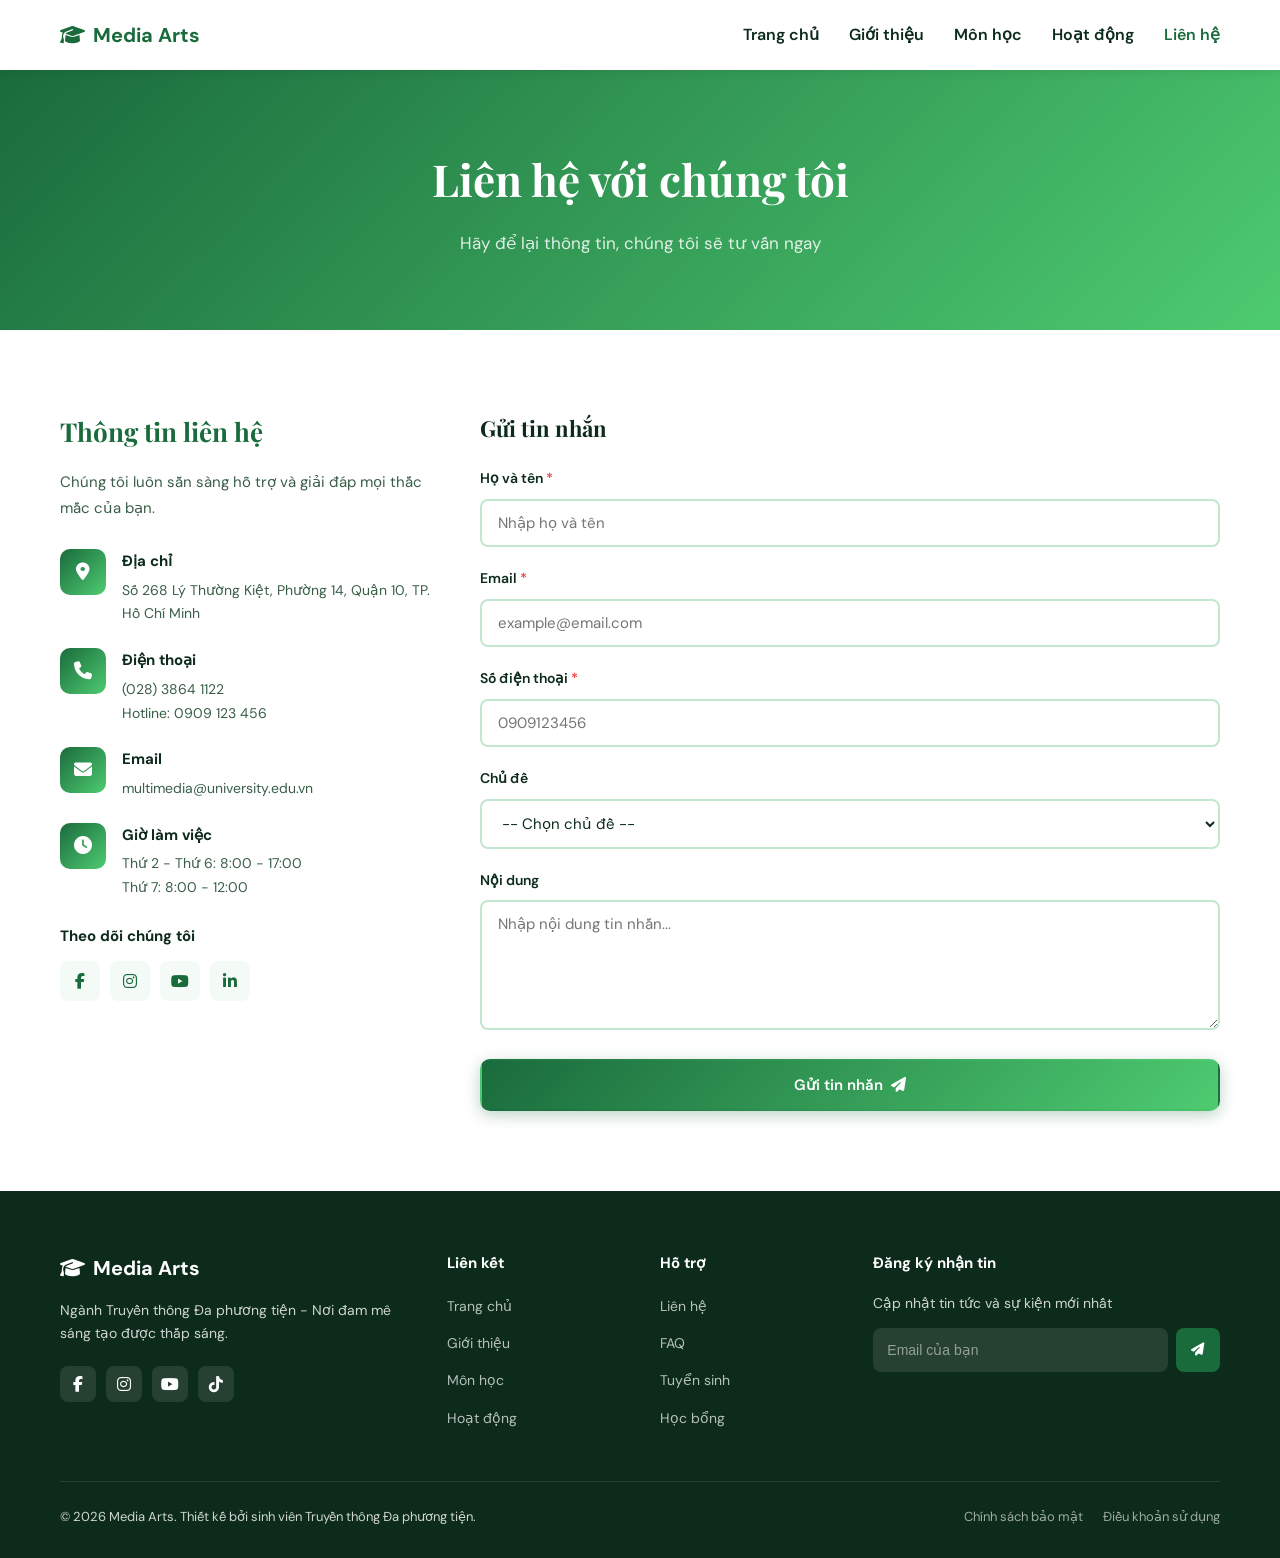
<file: contact.html>
<!DOCTYPE html>
<html lang="vi">
<head>
    <meta charset="UTF-8">
    <meta name="viewport" content="width=device-width, initial-scale=1.0">
    <meta name="description" content="Liên hệ tư vấn tuyển sinh ngành Truyền thông đa phương tiện">
    <title>Liên hệ | Truyền thông Đa phương tiện</title>

    <link rel="stylesheet" href="style.css">
    <link rel="stylesheet" href="https://cdnjs.cloudflare.com/ajax/libs/font-awesome/6.5.1/css/all.min.css">
    <link rel="preconnect" href="https://fonts.googleapis.com">
    <link rel="preconnect" href="https://fonts.gstatic.com" crossorigin>
    <link href="https://fonts.googleapis.com/css2?family=Playfair+Display:wght@400;600;700;900&family=DM+Sans:wght@300;400;500;600&display=swap" rel="stylesheet">
</head>
<body>

    <!-- HEADER -->
    <header class="header" id="header">
        <nav class="nav container">
            <a href="index.html" class="nav__logo">
                <i class="fas fa-graduation-cap"></i>
                <span>Media Arts</span>
            </a>
            <div class="nav__menu" id="nav-menu">
                <ul class="nav__list">
                    <li><a href="index.html" class="nav__link">Trang chủ</a></li>
                    <li><a href="about.html" class="nav__link">Giới thiệu</a></li>
                    <li><a href="courses.html" class="nav__link">Môn học</a></li>
                    <li><a href="activities.html" class="nav__link">Hoạt động</a></li>
                    <li><a href="contact.html" class="nav__link active">Liên hệ</a></li>
                </ul>
                <div class="nav__close" id="nav-close">
                    <i class="fas fa-times"></i>
                </div>
            </div>
            <div class="nav__toggle" id="nav-toggle">
                <i class="fas fa-bars"></i>
            </div>
        </nav>
    </header>

    <main class="main">

        <!-- BANNER ĐẦU TRANG -->
        <section class="page-hero">
            <div class="container">
                <h1 class="page-hero__title">Liên hệ với chúng tôi</h1>
                <p class="page-hero__description">Hãy để lại thông tin, chúng tôi sẽ tư vấn ngay</p>
            </div>
        </section>

        <!-- FORM LIÊN HỆ + THÔNG TIN -->
        <section class="section">
            <div class="container">
                <div class="contact__grid">

                    <!-- Thông tin liên hệ bên trái -->
                    <div class="contact__info">
                        <h2>Thông tin liên hệ</h2>
                        <p>Chúng tôi luôn sẵn sàng hỗ trợ và giải đáp mọi thắc mắc của bạn.</p>

                        <div class="info__item">
                            <div class="info__icon"><i class="fas fa-map-marker-alt"></i></div>
                            <div class="info__content">
                                <h4>Địa chỉ</h4>
                                <p>Số 268 Lý Thường Kiệt, Phường 14, Quận 10, TP. Hồ Chí Minh</p>
                            </div>
                        </div>

                        <div class="info__item">
                            <div class="info__icon"><i class="fas fa-phone"></i></div>
                            <div class="info__content">
                                <h4>Điện thoại</h4>
                                <p>(028) 3864 1122</p>
                                <p>Hotline: 0909 123 456</p>
                            </div>
                        </div>

                        <div class="info__item">
                            <div class="info__icon"><i class="fas fa-envelope"></i></div>
                            <div class="info__content">
                                <h4>Email</h4>
                                <p>multimedia@university.edu.vn</p>
                            </div>
                        </div>

                        <div class="info__item">
                            <div class="info__icon"><i class="fas fa-clock"></i></div>
                            <div class="info__content">
                                <h4>Giờ làm việc</h4>
                                <p>Thứ 2 - Thứ 6: 8:00 - 17:00</p>
                                <p>Thứ 7: 8:00 - 12:00</p>
                            </div>
                        </div>

                        <div class="social__links">
                            <h4>Theo dõi chúng tôi</h4>
                            <div class="social__icons">
                                <a href="#" aria-label="Facebook"><i class="fab fa-facebook-f"></i></a>
                                <a href="#" aria-label="Instagram"><i class="fab fa-instagram"></i></a>
                                <a href="#" aria-label="YouTube"><i class="fab fa-youtube"></i></a>
                                <a href="#" aria-label="LinkedIn"><i class="fab fa-linkedin-in"></i></a>
                            </div>
                        </div>
                    </div>

                    <!-- Form liên hệ bên phải -->
                    <div>
                        <form id="contact-form" novalidate>
                            <h3 style="font-family: 'Playfair Display', serif; font-size: 22px; margin-bottom: 20px; color: #0D2B1A;">Gửi tin nhắn</h3>

                            <!-- Họ tên -->
                            <div class="form__group">
                                <label for="fullname" class="form__label">
                                    Họ và tên <span class="required">*</span>
                                </label>
                                <input type="text" id="fullname" name="fullname" class="form__input"
                                    placeholder="Nhập họ và tên" required>
                                <span class="form__error" id="fullname-error"></span>
                            </div>

                            <!-- Email -->
                            <div class="form__group">
                                <label for="email" class="form__label">
                                    Email <span class="required">*</span>
                                </label>
                                <input type="email" id="email" name="email" class="form__input"
                                    placeholder="example@email.com" required>
                                <span class="form__error" id="email-error"></span>
                            </div>

                            <!-- Số điện thoại -->
                            <div class="form__group">
                                <label for="phone" class="form__label">
                                    Số điện thoại <span class="required">*</span>
                                </label>
                                <input type="tel" id="phone" name="phone" class="form__input"
                                    placeholder="0909123456" required maxlength="10">
                                <span class="form__error" id="phone-error"></span>
                            </div>

                            <!-- Chủ đề -->
                            <div class="form__group">
                                <label for="subject" class="form__label">Chủ đề</label>
                                <select id="subject" name="subject" class="form__select">
                                    <option value="">-- Chọn chủ đề --</option>
                                    <option value="admissions">Tư vấn tuyển sinh</option>
                                    <option value="courses">Hỏi về môn học</option>
                                    <option value="partnership">Hợp tác</option>
                                    <option value="other">Khác</option>
                                </select>
                            </div>

                            <!-- Nội dung -->
                            <div class="form__group">
                                <label for="message" class="form__label">Nội dung</label>
                                <textarea id="message" name="message" class="form__textarea"
                                    placeholder="Nhập nội dung tin nhắn..." rows="5"></textarea>
                            </div>

                            <!-- Nút gửi -->
                            <button type="submit" class="btn btn--primary btn--full" id="submit-btn">
                                <span>Gửi tin nhắn</span>
                                <i class="fas fa-paper-plane"></i>
                            </button>

                            <!-- Thông báo thành công (ẩn mặc định, JS sẽ hiện ra) -->
                            <div class="form__success" id="success-message">
                                <i class="fas fa-check-circle"></i>
                                Cảm ơn bạn! Chúng tôi sẽ phản hồi trong thời gian sớm nhất.
                            </div>
                        </form>
                    </div>

                </div>
            </div>
        </section>

    </main>

    <!-- FOOTER -->
    <footer class="footer">
        <div class="container">
            <div class="footer__container">
                <div class="footer__column">
                    <a href="index.html" class="footer__logo">
                        <i class="fas fa-graduation-cap"></i>
                        <span>Media Arts</span>
                    </a>
                    <p class="footer__description">Ngành Truyền thông Đa phương tiện - Nơi đam mê sáng tạo được thắp sáng.</p>
                    <div class="footer__social">
                        <a href="#" class="footer__social-link"><i class="fab fa-facebook-f"></i></a>
                        <a href="#" class="footer__social-link"><i class="fab fa-instagram"></i></a>
                        <a href="#" class="footer__social-link"><i class="fab fa-youtube"></i></a>
                        <a href="#" class="footer__social-link"><i class="fab fa-tiktok"></i></a>
                    </div>
                </div>
                <div class="footer__column">
                    <h3 class="footer__title">Liên kết</h3>
                    <ul class="footer__links">
                        <li><a href="index.html">Trang chủ</a></li>
                        <li><a href="about.html">Giới thiệu</a></li>
                        <li><a href="courses.html">Môn học</a></li>
                        <li><a href="activities.html">Hoạt động</a></li>
                    </ul>
                </div>
                <div class="footer__column">
                    <h3 class="footer__title">Hỗ trợ</h3>
                    <ul class="footer__links">
                        <li><a href="contact.html">Liên hệ</a></li>
                        <li><a href="#">FAQ</a></li>
                        <li><a href="#">Tuyển sinh</a></li>
                        <li><a href="#">Học bổng</a></li>
                    </ul>
                </div>
                <div class="footer__column">
                    <h3 class="footer__title">Đăng ký nhận tin</h3>
                    <p class="footer__newsletter-text">Cập nhật tin tức và sự kiện mới nhất</p>
                    <form class="footer__newsletter">
                        <input type="email" placeholder="Email của bạn" class="newsletter__input">
                        <button type="submit" class="newsletter__btn"><i class="fas fa-paper-plane"></i></button>
                    </form>
                </div>
            </div>
            <div class="footer__bottom">
                <p>&copy; 2026 Media Arts. Thiết kế bởi sinh viên Truyền thông Đa phương tiện.</p>
                <div class="footer__links-bottom">
                    <a href="#">Chính sách bảo mật</a>
                    <a href="#">Điều khoản sử dụng</a>
                </div>
            </div>
        </div>
    </footer>

    <button class="scroll-top" id="scroll-top" aria-label="Cuộn lên đầu trang">
        <i class="fas fa-arrow-up"></i>
    </button>

    <script src="script.js"></script>
</body>
</html>
</file>
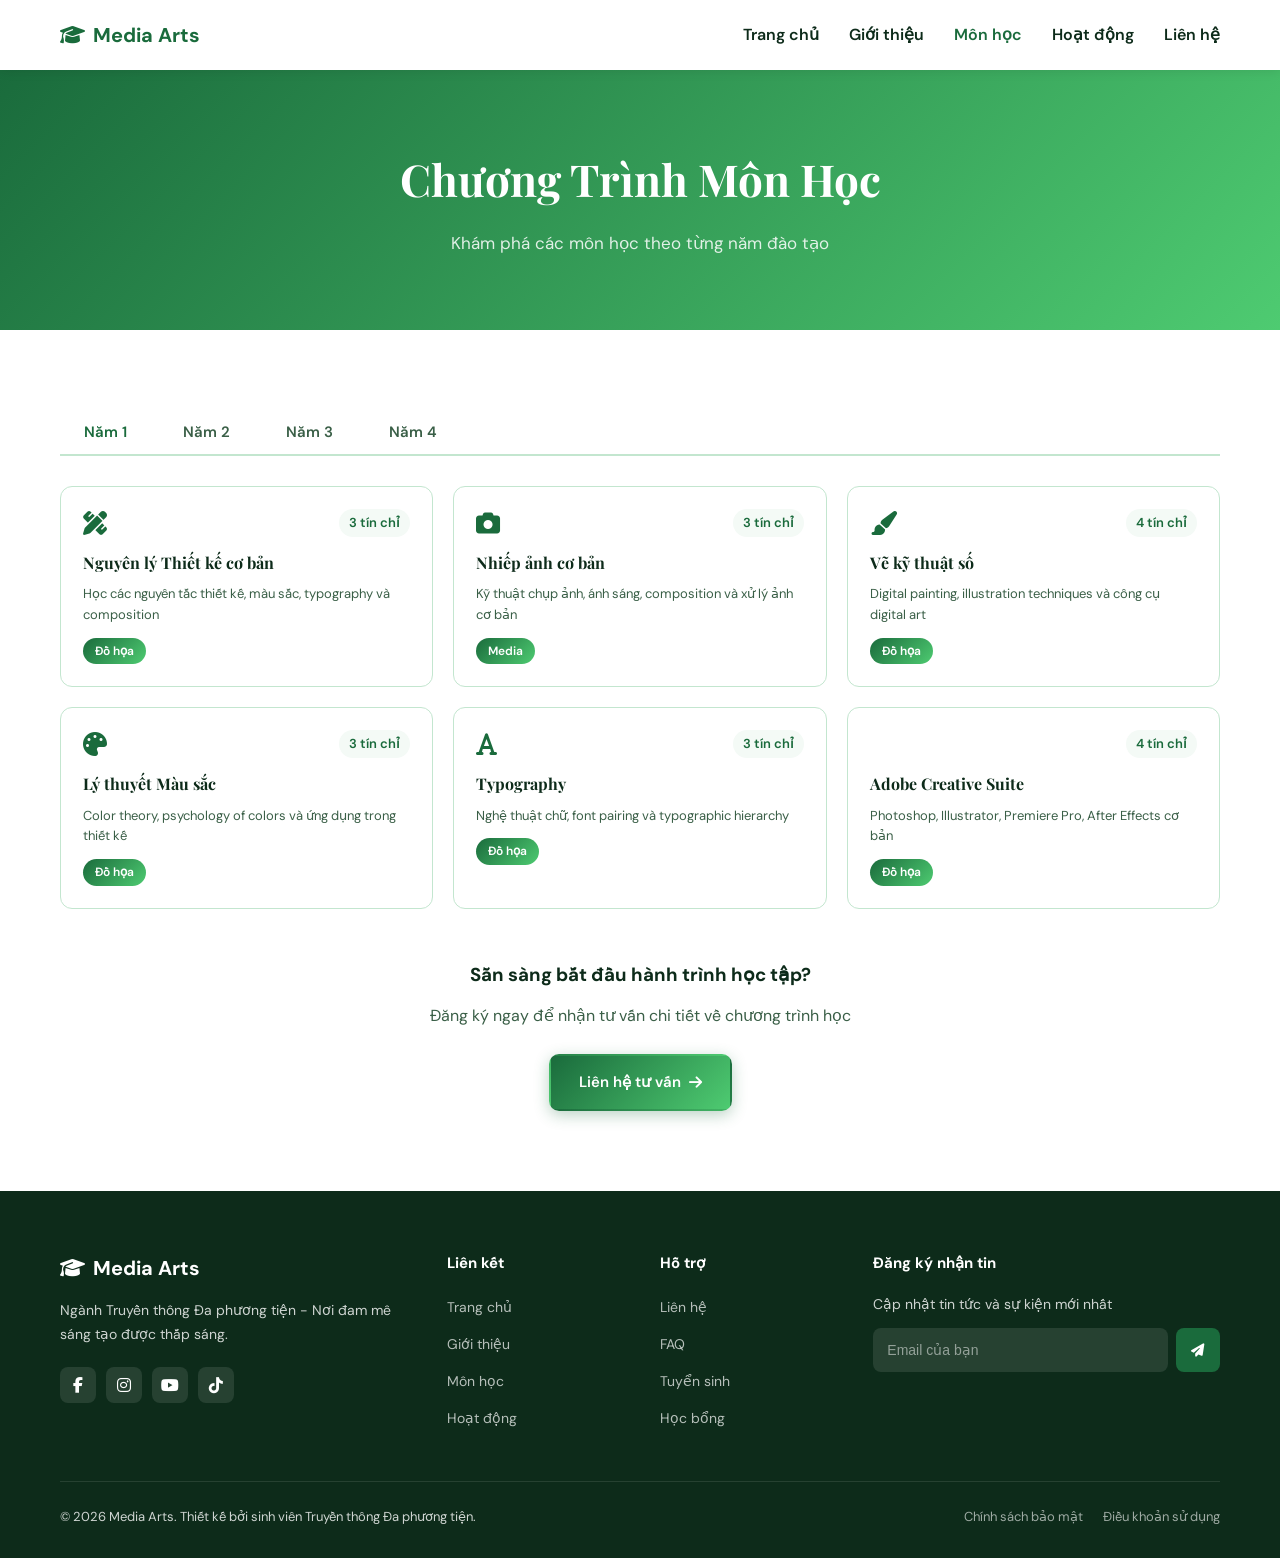
<file: courses.html>
<!DOCTYPE html>
<html lang="vi">
<head>
    <meta charset="UTF-8">
    <meta name="viewport" content="width=device-width, initial-scale=1.0">
    <meta name="description" content="Chương trình môn học ngành Truyền thông đa phương tiện theo từng năm">
    <title>Môn Học | Truyền thông Đa phương tiện</title>

    <link rel="stylesheet" href="style.css">
    <link rel="stylesheet" href="https://cdnjs.cloudflare.com/ajax/libs/font-awesome/6.5.1/css/all.min.css">
    <link rel="preconnect" href="https://fonts.googleapis.com">
    <link rel="preconnect" href="https://fonts.gstatic.com" crossorigin>
    <link href="https://fonts.googleapis.com/css2?family=Playfair+Display:wght@400;600;700;900&family=DM+Sans:wght@300;400;500;600&display=swap" rel="stylesheet">
</head>
<body>

    <!-- HEADER -->
    <header class="header" id="header">
        <nav class="nav container">
            <a href="index.html" class="nav__logo">
                <i class="fas fa-graduation-cap"></i>
                <span>Media Arts</span>
            </a>
            <div class="nav__menu" id="nav-menu">
                <ul class="nav__list">
                    <li><a href="index.html" class="nav__link">Trang chủ</a></li>
                    <li><a href="about.html" class="nav__link">Giới thiệu</a></li>
                    <li><a href="courses.html" class="nav__link active">Môn học</a></li>
                    <li><a href="activities.html" class="nav__link">Hoạt động</a></li>
                    <li><a href="contact.html" class="nav__link">Liên hệ</a></li>
                </ul>
                <div class="nav__close" id="nav-close">
                    <i class="fas fa-times"></i>
                </div>
            </div>
            <div class="nav__toggle" id="nav-toggle">
                <i class="fas fa-bars"></i>
            </div>
        </nav>
    </header>

    <main class="main">

        <!-- BANNER ĐẦU TRANG -->
        <section class="page-hero">
            <div class="container">
                <h1 class="page-hero__title">Chương Trình Môn Học</h1>
                <p class="page-hero__description">Khám phá các môn học theo từng năm đào tạo</p>
            </div>
        </section>

        <!-- MÔN HỌC THEO NĂM - dùng tabs -->
        <section class="section">
            <div class="container">

                <!-- Tabs navigation - data-tabs-container để JS nhận biết nhóm tabs -->
                <div class="curriculum__container" data-tabs-container>
                    <div class="tabs">
                        <button class="tab__button active" data-tab="year1">Năm 1</button>
                        <button class="tab__button" data-tab="year2">Năm 2</button>
                        <button class="tab__button" data-tab="year3">Năm 3</button>
                        <button class="tab__button" data-tab="year4">Năm 4</button>
                    </div>

                    <!-- NĂM 1 -->
                    <div class="tab__content active" id="year1" data-tab-content="year1">
                        <div class="curriculum__grid">
                            <div class="course__card">
                                <div class="course__header">
                                    <i class="fas fa-pencil-ruler"></i>
                                    <span class="course__credits">3 tín chỉ</span>
                                </div>
                                <h4 class="course__name">Nguyên lý Thiết kế cơ bản</h4>
                                <p class="course__desc">Học các nguyên tắc thiết kế, màu sắc, typography và composition</p>
                                <div class="course__tags"><span class="tag">Đồ họa</span></div>
                            </div>
                            <div class="course__card">
                                <div class="course__header">
                                    <i class="fas fa-camera"></i>
                                    <span class="course__credits">3 tín chỉ</span>
                                </div>
                                <h4 class="course__name">Nhiếp ảnh cơ bản</h4>
                                <p class="course__desc">Kỹ thuật chụp ảnh, ánh sáng, composition và xử lý ảnh cơ bản</p>
                                <div class="course__tags"><span class="tag">Media</span></div>
                            </div>
                            <div class="course__card">
                                <div class="course__header">
                                    <i class="fas fa-paint-brush"></i>
                                    <span class="course__credits">4 tín chỉ</span>
                                </div>
                                <h4 class="course__name">Vẽ kỹ thuật số</h4>
                                <p class="course__desc">Digital painting, illustration techniques và công cụ digital art</p>
                                <div class="course__tags"><span class="tag">Đồ họa</span></div>
                            </div>
                            <div class="course__card">
                                <div class="course__header">
                                    <i class="fas fa-palette"></i>
                                    <span class="course__credits">3 tín chỉ</span>
                                </div>
                                <h4 class="course__name">Lý thuyết Màu sắc</h4>
                                <p class="course__desc">Color theory, psychology of colors và ứng dụng trong thiết kế</p>
                                <div class="course__tags"><span class="tag">Đồ họa</span></div>
                            </div>
                            <div class="course__card">
                                <div class="course__header">
                                    <i class="fas fa-font"></i>
                                    <span class="course__credits">3 tín chỉ</span>
                                </div>
                                <h4 class="course__name">Typography</h4>
                                <p class="course__desc">Nghệ thuật chữ, font pairing và typographic hierarchy</p>
                                <div class="course__tags"><span class="tag">Đồ họa</span></div>
                            </div>
                            <div class="course__card">
                                <div class="course__header">
                                    <i class="fab fa-adobe"></i>
                                    <span class="course__credits">4 tín chỉ</span>
                                </div>
                                <h4 class="course__name">Adobe Creative Suite</h4>
                                <p class="course__desc">Photoshop, Illustrator, Premiere Pro, After Effects cơ bản</p>
                                <div class="course__tags"><span class="tag">Đồ họa</span></div>
                            </div>
                        </div>
                    </div>

                    <!-- NĂM 2 -->
                    <div class="tab__content" id="year2" data-tab-content="year2">
                        <div class="curriculum__grid">
                            <div class="course__card">
                                <div class="course__header">
                                    <i class="fas fa-vector-square"></i>
                                    <span class="course__credits">4 tín chỉ</span>
                                </div>
                                <h4 class="course__name">Thiết kế Đồ họa Nâng cao</h4>
                                <p class="course__desc">Photoshop, Illustrator advanced techniques, branding design</p>
                                <div class="course__tags"><span class="tag">Đồ họa</span></div>
                            </div>
                            <div class="course__card">
                                <div class="course__header">
                                    <i class="fas fa-video"></i>
                                    <span class="course__credits">4 tín chỉ</span>
                                </div>
                                <h4 class="course__name">Dựng Video & Hậu kỳ</h4>
                                <p class="course__desc">Adobe Premiere Pro, Final Cut Pro, video editing workflows</p>
                                <div class="course__tags"><span class="tag">Video</span></div>
                            </div>
                            <div class="course__card">
                                <div class="course__header">
                                    <i class="fas fa-wand-magic-sparkles"></i>
                                    <span class="course__credits">4 tín chỉ</span>
                                </div>
                                <h4 class="course__name">Motion Graphics</h4>
                                <p class="course__desc">After Effects basics, animation principles, kinetic typography</p>
                                <div class="course__tags"><span class="tag">Animation</span></div>
                            </div>
                            <div class="course__card">
                                <div class="course__header">
                                    <i class="fas fa-mobile-screen"></i>
                                    <span class="course__credits">3 tín chỉ</span>
                                </div>
                                <h4 class="course__name">UI/UX Design</h4>
                                <p class="course__desc">User interface design, user experience, prototyping với Figma</p>
                                <div class="course__tags"><span class="tag">Đồ họa</span></div>
                            </div>
                            <div class="course__card">
                                <div class="course__header">
                                    <i class="fas fa-film"></i>
                                    <span class="course__credits">3 tín chỉ</span>
                                </div>
                                <h4 class="course__name">Quay phim cơ bản</h4>
                                <p class="course__desc">Camera techniques, lighting, cinematography fundamentals</p>
                                <div class="course__tags"><span class="tag">Video</span></div>
                            </div>
                            <div class="course__card">
                                <div class="course__header">
                                    <i class="fas fa-share-nodes"></i>
                                    <span class="course__credits">3 tín chỉ</span>
                                </div>
                                <h4 class="course__name">Social Media Marketing</h4>
                                <p class="course__desc">Chiến lược social media, content planning, engagement strategies</p>
                                <div class="course__tags"><span class="tag">Media</span></div>
                            </div>
                        </div>
                    </div>

                    <!-- NĂM 3 -->
                    <div class="tab__content" id="year3" data-tab-content="year3">
                        <div class="curriculum__grid">
                            <div class="course__card">
                                <div class="course__header">
                                    <i class="fas fa-cube"></i>
                                    <span class="course__credits">4 tín chỉ</span>
                                </div>
                                <h4 class="course__name">Animation 3D</h4>
                                <p class="course__desc">Blender, Cinema 4D, 3D modeling, texturing và animation</p>
                                <div class="course__tags"><span class="tag">Animation</span></div>
                            </div>
                            <div class="course__card">
                                <div class="course__header">
                                    <i class="fas fa-sparkles"></i>
                                    <span class="course__credits">4 tín chỉ</span>
                                </div>
                                <h4 class="course__name">Visual Effects (VFX)</h4>
                                <p class="course__desc">Compositing, green screen, particle effects, visual effects</p>
                                <div class="course__tags"><span class="tag">Video</span></div>
                            </div>
                            <div class="course__card">
                                <div class="course__header">
                                    <i class="fas fa-palette"></i>
                                    <span class="course__credits">3 tín chỉ</span>
                                </div>
                                <h4 class="course__name">Color Grading</h4>
                                <p class="course__desc">DaVinci Resolve, color theory in motion, grading workflows</p>
                                <div class="course__tags"><span class="tag">Video</span></div>
                            </div>
                            <div class="course__card">
                                <div class="course__header">
                                    <i class="fas fa-bullhorn"></i>
                                    <span class="course__credits">3 tín chỉ</span>
                                </div>
                                <h4 class="course__name">Digital Marketing</h4>
                                <p class="course__desc">SEO, SEM, Google Analytics, digital advertising strategies</p>
                                <div class="course__tags"><span class="tag">Media</span></div>
                            </div>
                            <div class="course__card">
                                <div class="course__header">
                                    <i class="fas fa-file-lines"></i>
                                    <span class="course__credits">3 tín chỉ</span>
                                </div>
                                <h4 class="course__name">Content Strategy</h4>
                                <p class="course__desc">Content planning, storytelling, audience analysis, content calendar</p>
                                <div class="course__tags"><span class="tag">Media</span></div>
                            </div>
                            <div class="course__card">
                                <div class="course__header">
                                    <i class="fas fa-project-diagram"></i>
                                    <span class="course__credits">4 tín chỉ</span>
                                </div>
                                <h4 class="course__name">Dự án Thực tế</h4>
                                <p class="course__desc">Real client projects, team collaboration, professional workflow</p>
                                <div class="course__tags"><span class="tag">Media</span></div>
                            </div>
                        </div>
                    </div>

                    <!-- NĂM 4 -->
                    <div class="tab__content" id="year4" data-tab-content="year4">
                        <div class="curriculum__grid">
                            <div class="course__card">
                                <div class="course__header">
                                    <i class="fas fa-building"></i>
                                    <span class="course__credits">8 tín chỉ</span>
                                </div>
                                <h4 class="course__name">Thực tập Doanh nghiệp</h4>
                                <p class="course__desc">Internship tại công ty, agency hoặc studio chuyên nghiệp</p>
                                <div class="course__tags"><span class="tag">Media</span></div>
                            </div>
                            <div class="course__card">
                                <div class="course__header">
                                    <i class="fas fa-graduation-cap"></i>
                                    <span class="course__credits">10 tín chỉ</span>
                                </div>
                                <h4 class="course__name">Khóa luận Tốt nghiệp</h4>
                                <p class="course__desc">Capstone project, research, final portfolio presentation</p>
                                <div class="course__tags"><span class="tag">Media</span></div>
                            </div>
                            <div class="course__card">
                                <div class="course__header">
                                    <i class="fas fa-briefcase"></i>
                                    <span class="course__credits">3 tín chỉ</span>
                                </div>
                                <h4 class="course__name">Portfolio Development</h4>
                                <p class="course__desc">Xây dựng portfolio chuyên nghiệp, personal branding, job hunting</p>
                                <div class="course__tags"><span class="tag">Media</span></div>
                            </div>
                            <div class="course__card">
                                <div class="course__header">
                                    <i class="fas fa-users"></i>
                                    <span class="course__credits">3 tín chỉ</span>
                                </div>
                                <h4 class="course__name">Quản lý Dự án</h4>
                                <p class="course__desc">Project management, client communication, team leadership</p>
                                <div class="course__tags"><span class="tag">Media</span></div>
                            </div>
                            <div class="course__card">
                                <div class="course__header">
                                    <i class="fas fa-lightbulb"></i>
                                    <span class="course__credits">2 tín chỉ</span>
                                </div>
                                <h4 class="course__name">Entrepreneurship</h4>
                                <p class="course__desc">Khởi nghiệp, freelancing, business planning cho creative professionals</p>
                                <div class="course__tags"><span class="tag">Media</span></div>
                            </div>
                            <div class="course__card">
                                <div class="course__header">
                                    <i class="fas fa-globe"></i>
                                    <span class="course__credits">2 tín chỉ</span>
                                </div>
                                <h4 class="course__name">Xu hướng Công nghệ</h4>
                                <p class="course__desc">AI in design, emerging technologies, future of multimedia</p>
                                <div class="course__tags"><span class="tag">Media</span></div>
                            </div>
                        </div>
                    </div>
                </div>

                <!-- Nút liên hệ tư vấn -->
                <div style="text-align: center; margin-top: 50px;">
                    <h3 style="margin-bottom: 12px;">Sẵn sàng bắt đầu hành trình học tập?</h3>
                    <p style="margin-bottom: 24px; color: #3A5F47;">Đăng ký ngay để nhận tư vấn chi tiết về chương trình học</p>
                    <a href="contact.html" class="btn btn--primary">
                        <span>Liên hệ tư vấn</span>
                        <i class="fas fa-arrow-right"></i>
                    </a>
                </div>
            </div>
        </section>

    </main>

    <!-- FOOTER -->
    <footer class="footer">
        <div class="container">
            <div class="footer__container">
                <div class="footer__column">
                    <a href="index.html" class="footer__logo">
                        <i class="fas fa-graduation-cap"></i>
                        <span>Media Arts</span>
                    </a>
                    <p class="footer__description">Ngành Truyền thông Đa phương tiện - Nơi đam mê sáng tạo được thắp sáng.</p>
                    <div class="footer__social">
                        <a href="#" class="footer__social-link"><i class="fab fa-facebook-f"></i></a>
                        <a href="#" class="footer__social-link"><i class="fab fa-instagram"></i></a>
                        <a href="#" class="footer__social-link"><i class="fab fa-youtube"></i></a>
                        <a href="#" class="footer__social-link"><i class="fab fa-tiktok"></i></a>
                    </div>
                </div>
                <div class="footer__column">
                    <h3 class="footer__title">Liên kết</h3>
                    <ul class="footer__links">
                        <li><a href="index.html">Trang chủ</a></li>
                        <li><a href="about.html">Giới thiệu</a></li>
                        <li><a href="courses.html">Môn học</a></li>
                        <li><a href="activities.html">Hoạt động</a></li>
                    </ul>
                </div>
                <div class="footer__column">
                    <h3 class="footer__title">Hỗ trợ</h3>
                    <ul class="footer__links">
                        <li><a href="contact.html">Liên hệ</a></li>
                        <li><a href="#">FAQ</a></li>
                        <li><a href="#">Tuyển sinh</a></li>
                        <li><a href="#">Học bổng</a></li>
                    </ul>
                </div>
                <div class="footer__column">
                    <h3 class="footer__title">Đăng ký nhận tin</h3>
                    <p class="footer__newsletter-text">Cập nhật tin tức và sự kiện mới nhất</p>
                    <form class="footer__newsletter">
                        <input type="email" placeholder="Email của bạn" class="newsletter__input">
                        <button type="submit" class="newsletter__btn"><i class="fas fa-paper-plane"></i></button>
                    </form>
                </div>
            </div>
            <div class="footer__bottom">
                <p>&copy; 2026 Media Arts. Thiết kế bởi sinh viên Truyền thông Đa phương tiện.</p>
                <div class="footer__links-bottom">
                    <a href="#">Chính sách bảo mật</a>
                    <a href="#">Điều khoản sử dụng</a>
                </div>
            </div>
        </div>
    </footer>

    <button class="scroll-top" id="scroll-top" aria-label="Cuộn lên đầu trang">
        <i class="fas fa-arrow-up"></i>
    </button>

    <script src="script.js"></script>
</body>
</html>
</file>
<file: style.css>
/* ===== CSS VARIABLES (Biến CSS - dùng chung cho toàn trang) =====
   Cách dùng: var(--ten-bien)
   Ví dụ: color: var(--green); */
:root {
  --green: #1A6B3C;
  --green-light: #4ECB71;
  --white: #ffffff;
  --light-bg: #F4FAF6;
  --text-dark: #0D2B1A;
  --text-gray: #3A5F47;
  --border: #C3E6CF;
  --red: #ef4444;
  --font-heading: 'Playfair Display', serif;
  --font-body: 'DM Sans', sans-serif;
}

/* ===== RESET (Xóa style mặc định của trình duyệt) ===== */
* {
  margin: 0;
  padding: 0;
  box-sizing: border-box;
}

html {
  scroll-behavior: smooth;
}

body {
  font-family: var(--font-body);
  font-size: 16px;
  line-height: 1.7;
  color: var(--text-dark);
  background-color: var(--white);
}

img {
  max-width: 100%;
  height: auto;
  display: block;
}

ul {
  list-style: none;
}

a {
  text-decoration: none;
  color: inherit;
}

button {
  border: none;
  background: none;
  cursor: pointer;
  font-family: inherit;
}

/* ===== CONTAINER (Khung bao nội dung, canh giữa trang) ===== */
.container {
  max-width: 1200px;
  margin: 0 auto;
  padding: 0 20px;
}

/* ===== SECTION (Khối nội dung chính của từng phần) ===== */
.section {
  padding: 80px 0;
}

.section__header {
  text-align: center;
  margin-bottom: 50px;
}

.section__subtitle {
  display: block;
  font-size: 13px;
  font-weight: 700;
  color: var(--green);
  text-transform: uppercase;
  letter-spacing: 2px;
  margin-bottom: 8px;
}

.section__title {
  font-family: var(--font-heading);
  font-size: 36px;
  color: var(--text-dark);
  margin-bottom: 12px;
}

.section__description {
  font-size: 17px;
  color: var(--text-gray);
  max-width: 600px;
  margin: 0 auto;
}

/* ===== HEADER (Thanh điều hướng cố định trên cùng) ===== */
.header {
  position: fixed;
  top: 0;
  left: 0;
  width: 100%;
  background-color: var(--white);
  box-shadow: 0 2px 10px rgba(0, 0, 0, 0.08);
  z-index: 1000;
  transition: box-shadow 0.3s;
}

.header.scrolled {
  box-shadow: 0 4px 20px rgba(0, 0, 0, 0.15);
}

.nav {
  height: 70px;
  display: flex;
  align-items: center;
  justify-content: space-between;
}

.nav__logo {
  display: flex;
  align-items: center;
  gap: 8px;
  font-size: 20px;
  font-weight: 700;
  color: var(--green);
}

.nav__list {
  display: flex;
  gap: 30px;
}

.nav__link {
  font-weight: 600;
  color: var(--text-dark);
  transition: color 0.2s;
}

.nav__link:hover,
.nav__link.active {
  color: var(--green);
}

.nav__toggle,
.nav__close {
  display: none;
  font-size: 22px;
  color: var(--text-dark);
  cursor: pointer;
}

/* ===== MAIN (Nội dung chính, đẩy xuống dưới header) ===== */
.main {
  margin-top: 70px;
}

/* ===== HERO SECTION (Banner lớn ở đầu trang) ===== */
.hero {
  min-height: calc(100vh - 70px);
  display: flex;
  align-items: center;
  background: linear-gradient(135deg, #1A6B3C 0%, #4ECB71 100%);
  padding: 60px 0;
}

.hero__container {
  display: grid;
  grid-template-columns: 1fr 1fr;
  gap: 60px;
  align-items: center;
}

.hero__subtitle {
  display: inline-block;
  font-size: 13px;
  font-weight: 700;
  color: rgba(255, 255, 255, 0.8);
  text-transform: uppercase;
  letter-spacing: 2px;
  margin-bottom: 15px;
}

.hero__title {
  font-family: var(--font-heading);
  font-size: 52px;
  font-weight: 900;
  color: white;
  line-height: 1.2;
  margin-bottom: 20px;
}

.gradient-text {
  color: #A8E6BC;
}

.hero__description {
  font-size: 17px;
  color: rgba(255, 255, 255, 0.85);
  margin-bottom: 30px;
  line-height: 1.8;
}

.hero__buttons {
  display: flex;
  gap: 15px;
  flex-wrap: wrap;
}

/* 4 Card icon ở bên phải hero */
.hero__image-wrapper {
  display: grid;
  grid-template-columns: 1fr 1fr;
  gap: 20px;
}

.hero__image-card {
  background: rgba(255, 255, 255, 0.2);
  border: 1px solid rgba(255, 255, 255, 0.3);
  border-radius: 16px;
  padding: 30px 20px;
  text-align: center;
  color: white;
}

.hero__image-card i {
  font-size: 36px;
  margin-bottom: 10px;
  display: block;
}

.hero__image-card span {
  font-size: 15px;
  font-weight: 600;
}

/* ===== BUTTONS (Nút bấm) ===== */
.btn {
  display: inline-flex;
  align-items: center;
  gap: 8px;
  padding: 14px 28px;
  font-size: 15px;
  font-weight: 600;
  border-radius: 10px;
  cursor: pointer;
  transition: all 0.3s;
  border: 2px solid transparent;
}

.btn--primary {
  background: linear-gradient(135deg, #1A6B3C, #4ECB71);
  color: white;
  box-shadow: 0 4px 15px rgba(26, 107, 60, 0.3);
}

.btn--primary:hover {
  transform: translateY(-2px);
  box-shadow: 0 6px 20px rgba(26, 107, 60, 0.4);
}

.btn--outline {
  background: transparent;
  color: var(--green);
  border-color: var(--green);
}

.btn--outline:hover {
  background: var(--green);
  color: white;
}

.btn--outline-white {
  background: transparent;
  color: white;
  border: 2px solid white;
}

.btn--outline-white:hover {
  background: white;
  color: var(--green);
}

.btn--small {
  padding: 8px 18px;
  font-size: 14px;
}

.btn--full {
  width: 100%;
  justify-content: center;
}

/* ===== PROGRAMS (Thẻ 4 chuyên ngành) ===== */
.programs__grid {
  display: grid;
  grid-template-columns: repeat(4, 1fr);
  gap: 24px;
}

.program__card {
  background: white;
  border: 1px solid var(--border);
  border-radius: 16px;
  padding: 28px 22px;
  position: relative;
  transition: box-shadow 0.3s, transform 0.3s;
}

.program__card:hover {
  box-shadow: 0 10px 30px rgba(0, 0, 0, 0.1);
  transform: translateY(-5px);
}

.program__card--featured {
  border-color: var(--green);
}

.program__badge {
  position: absolute;
  top: -12px;
  left: 20px;
  background: linear-gradient(135deg, #1A6B3C, #4ECB71);
  color: white;
  font-size: 12px;
  font-weight: 700;
  padding: 4px 14px;
  border-radius: 20px;
}

.program__icon {
  width: 56px;
  height: 56px;
  background: linear-gradient(135deg, #1A6B3C, #4ECB71);
  border-radius: 12px;
  display: flex;
  align-items: center;
  justify-content: center;
  color: white;
  font-size: 24px;
  margin-bottom: 16px;
}

.program__title {
  font-family: var(--font-heading);
  font-size: 19px;
  color: var(--text-dark);
  margin-bottom: 10px;
}

.program__description {
  font-size: 14px;
  color: var(--text-gray);
  margin-bottom: 16px;
  line-height: 1.6;
}

.program__features {
  margin-bottom: 20px;
}

.program__features li {
  font-size: 14px;
  color: var(--text-gray);
  padding: 4px 0;
  display: flex;
  align-items: center;
  gap: 8px;
}

.program__features li i {
  color: var(--green);
  font-size: 12px;
}

/* ===== GALLERY ACTIVITIES (Lưới ảnh trên index.html) ===== */
.activities__gallery {
  display: grid;
  grid-template-columns: repeat(3, 1fr);
  gap: 20px;
}

.gallery__item {
  border-radius: 12px;
  overflow: hidden;
}

.gallery__image {
  position: relative;
}

.gallery__image img {
  width: 100%;
  height: 220px;
  object-fit: cover;
  transition: transform 0.3s;
}

.gallery__item:hover .gallery__image img {
  transform: scale(1.05);
}

.gallery__overlay {
  position: absolute;
  bottom: 0;
  left: 0;
  right: 0;
  background: linear-gradient(transparent, rgba(0, 0, 0, 0.7));
  padding: 20px 16px 14px;
  color: white;
}

.gallery__title {
  font-size: 16px;
  font-weight: 600;
  margin-bottom: 4px;
}

.gallery__category {
  font-size: 13px;
  opacity: 0.8;
}

/* ===== PAGE HERO (Banner đầu trang con) ===== */
.page-hero {
  min-height: 260px;
  display: flex;
  align-items: center;
  justify-content: center;
  background: linear-gradient(135deg, #1A6B3C, #4ECB71);
  padding: 60px 0;
  text-align: center;
}

.page-hero__title {
  font-family: var(--font-heading);
  font-size: 44px;
  color: white;
  margin-bottom: 12px;
}

.page-hero__description {
  font-size: 17px;
  color: rgba(255, 255, 255, 0.85);
}

/* ===== ABOUT.HTML =====
   Trang giới thiệu */
.vision-mission__grid {
  display: grid;
  grid-template-columns: 1fr 1fr;
  gap: 30px;
}

.vision-mission__card {
  background: white;
  border: 1px solid var(--border);
  border-radius: 16px;
  padding: 30px;
}

.vision-mission__icon {
  width: 56px;
  height: 56px;
  background: linear-gradient(135deg, #1A6B3C, #4ECB71);
  border-radius: 12px;
  display: flex;
  align-items: center;
  justify-content: center;
  color: white;
  font-size: 24px;
  margin-bottom: 16px;
}

.vision-mission__card h3 {
  font-family: var(--font-heading);
  font-size: 22px;
  color: var(--text-dark);
  margin-bottom: 12px;
}

.vision-mission__card p {
  font-size: 15px;
  color: var(--text-gray);
  line-height: 1.7;
}

.specializations__grid {
  display: grid;
  grid-template-columns: repeat(2, 1fr);
  gap: 24px;
}

.spec__card {
  background: white;
  border: 1px solid var(--border);
  border-radius: 16px;
  padding: 28px;
}

.spec__icon {
  width: 56px;
  height: 56px;
  background: linear-gradient(135deg, #1A6B3C, #4ECB71);
  border-radius: 12px;
  display: flex;
  align-items: center;
  justify-content: center;
  color: white;
  font-size: 24px;
  margin-bottom: 16px;
}

.spec__card h3 {
  font-family: var(--font-heading);
  font-size: 20px;
  color: var(--text-dark);
  margin-bottom: 10px;
}

.spec__card p {
  font-size: 14px;
  color: var(--text-gray);
  margin-bottom: 14px;
  line-height: 1.6;
}

.spec__card ul {
  list-style: disc;
  padding-left: 18px;
}

.spec__card ul li {
  font-size: 14px;
  color: var(--text-gray);
  padding: 3px 0;
}

.stats__grid {
  display: grid;
  grid-template-columns: repeat(4, 1fr);
  gap: 20px;
  text-align: center;
}

.stat__item {
  background: white;
  border: 1px solid var(--border);
  border-radius: 12px;
  padding: 28px 16px;
}

.stat__number {
  font-family: var(--font-heading);
  font-size: 44px;
  font-weight: 900;
  color: var(--green);
  display: block;
  margin-bottom: 8px;
}

.stat__label {
  font-size: 13px;
  color: var(--text-gray);
  text-transform: uppercase;
  letter-spacing: 1px;
}

/* Teachers */
.teachers__grid {
  display: grid;
  grid-template-columns: repeat(4, 1fr);
  gap: 24px;
}

.teacher__card {
  background: white;
  border: 1px solid var(--border);
  border-radius: 16px;
  padding: 24px;
  text-align: center;
}

.teacher__image img {
  width: 100px;
  height: 100px;
  object-fit: cover;
  border-radius: 50%;
  margin: 0 auto 14px;
}

.teacher__name {
  font-family: var(--font-heading);
  font-size: 17px;
  color: var(--text-dark);
  margin-bottom: 4px;
}

.teacher__role {
  font-size: 14px;
  font-weight: 600;
  color: var(--green);
  margin-bottom: 4px;
}

.teacher__specialty {
  font-size: 13px;
  color: var(--text-gray);
}

/* Timeline lộ trình 4 năm */
.roadmap__timeline {
  max-width: 700px;
  margin: 0 auto;
}

.timeline__item {
  padding-left: 30px;
  border-left: 3px solid var(--green);
  margin-bottom: 30px;
  position: relative;
}

.timeline__item::before {
  content: '';
  position: absolute;
  left: -9px;
  top: 6px;
  width: 16px;
  height: 16px;
  background: var(--green);
  border-radius: 50%;
}

.timeline__content h3 {
  font-family: var(--font-heading);
  font-size: 19px;
  color: var(--text-dark);
  margin-bottom: 6px;
}

.timeline__content p {
  font-size: 15px;
  color: var(--text-gray);
}

/* ===== COURSES.HTML =====
   Trang môn học với tabs */
.curriculum__grid {
  display: grid;
  grid-template-columns: repeat(3, 1fr);
  gap: 20px;
}

.course__card {
  background: white;
  border: 1px solid var(--border);
  border-radius: 12px;
  padding: 22px;
  transition: box-shadow 0.3s;
}

.course__card:hover {
  box-shadow: 0 6px 20px rgba(0, 0, 0, 0.08);
}

.course__header {
  display: flex;
  align-items: center;
  justify-content: space-between;
  margin-bottom: 12px;
}

.course__header i {
  font-size: 24px;
  color: var(--green);
}

.course__credits {
  font-size: 13px;
  font-weight: 600;
  color: var(--green);
  background: var(--light-bg);
  padding: 3px 10px;
  border-radius: 20px;
}

.course__name {
  font-family: var(--font-heading);
  font-size: 16px;
  color: var(--text-dark);
  margin-bottom: 8px;
}

.course__desc {
  font-size: 13px;
  color: var(--text-gray);
  line-height: 1.6;
}

.course__tags {
  margin-top: 10px;
}

/* ===== TABS (Dùng ở courses.html và activities.html) ===== */
.tabs {
  display: flex;
  gap: 8px;
  margin-bottom: 30px;
  border-bottom: 2px solid var(--border);
  overflow-x: auto;
}

.tab__button {
  padding: 12px 24px;
  font-size: 15px;
  font-weight: 600;
  color: var(--text-gray);
  background: transparent;
  border-bottom: 2px solid transparent;
  cursor: pointer;
  transition: all 0.2s;
  margin-bottom: -2px;
  white-space: nowrap;
}

.tab__button:hover {
  color: var(--green);
}

.tab__button.active {
  color: var(--green);
  border-bottom-color: var(--green);
}

.tab__content {
  display: none;
}

.tab__content.active {
  display: block;
}

/* ===== ACTIVITIES.HTML =====
   Trang hoạt động sinh viên */
.activities__grid {
  display: grid;
  grid-template-columns: repeat(3, 1fr);
  gap: 24px;
}

.activity__card {
  background: white;
  border: 1px solid var(--border);
  border-radius: 12px;
  overflow: hidden;
  transition: box-shadow 0.3s;
}

.activity__card:hover {
  box-shadow: 0 8px 25px rgba(0, 0, 0, 0.1);
}

.activity__card img {
  width: 100%;
  height: 200px;
  object-fit: cover;
}

.activity__content {
  padding: 18px;
}

.activity__tag {
  display: inline-block;
  background: var(--light-bg);
  color: var(--green);
  font-size: 12px;
  font-weight: 700;
  padding: 3px 10px;
  border-radius: 20px;
  margin-bottom: 8px;
}

.activity__content h3 {
  font-size: 16px;
  color: var(--text-dark);
  margin-bottom: 6px;
}

.activity__content p {
  font-size: 13px;
  color: var(--text-gray);
  line-height: 1.6;
}

.clubs__grid {
  display: grid;
  grid-template-columns: repeat(3, 1fr);
  gap: 24px;
}

.club__card {
  background: white;
  border: 1px solid var(--border);
  border-radius: 16px;
  padding: 28px;
  text-align: center;
  transition: box-shadow 0.3s;
}

.club__card:hover {
  box-shadow: 0 8px 25px rgba(0, 0, 0, 0.1);
}

.club__icon {
  width: 64px;
  height: 64px;
  background: linear-gradient(135deg, #1A6B3C, #4ECB71);
  border-radius: 50%;
  display: flex;
  align-items: center;
  justify-content: center;
  color: white;
  font-size: 28px;
  margin: 0 auto 16px;
}

.club__card h3 {
  font-family: var(--font-heading);
  font-size: 19px;
  color: var(--text-dark);
  margin-bottom: 10px;
}

.club__card p {
  font-size: 14px;
  color: var(--text-gray);
  margin-bottom: 14px;
  line-height: 1.6;
}

.club__stats span {
  font-size: 14px;
  color: var(--green);
  font-weight: 600;
}

/* ===== CONTACT.HTML =====
   Trang liên hệ */
.contact__grid {
  display: grid;
  grid-template-columns: 1fr 2fr;
  gap: 50px;
}

.contact__info h2 {
  font-family: var(--font-heading);
  font-size: 26px;
  color: var(--green);
  margin-bottom: 16px;
}

.contact__info > p {
  font-size: 15px;
  color: var(--text-gray);
  margin-bottom: 28px;
}

.info__item {
  display: flex;
  gap: 16px;
  margin-bottom: 22px;
}

.info__icon {
  width: 46px;
  height: 46px;
  background: linear-gradient(135deg, #1A6B3C, #4ECB71);
  border-radius: 10px;
  display: flex;
  align-items: center;
  justify-content: center;
  color: white;
  font-size: 18px;
  flex-shrink: 0;
}

.info__content h4 {
  font-size: 15px;
  color: var(--text-dark);
  margin-bottom: 4px;
}

.info__content p {
  font-size: 14px;
  color: var(--text-gray);
}

.social__links {
  margin-top: 24px;
}

.social__links h4 {
  font-size: 15px;
  color: var(--text-dark);
  margin-bottom: 12px;
}

.social__icons {
  display: flex;
  gap: 10px;
}

.social__icons a {
  width: 40px;
  height: 40px;
  background: var(--light-bg);
  border-radius: 8px;
  display: flex;
  align-items: center;
  justify-content: center;
  color: var(--green);
  transition: all 0.2s;
}

.social__icons a:hover {
  background: var(--green);
  color: white;
}

/* ===== FORM (Ô nhập liệu) ===== */
.form__group {
  margin-bottom: 20px;
}

.form__label {
  display: block;
  font-size: 14px;
  font-weight: 600;
  color: var(--text-dark);
  margin-bottom: 8px;
}

.required {
  color: var(--red);
}

.form__input,
.form__select,
.form__textarea {
  width: 100%;
  padding: 12px 16px;
  font-size: 15px;
  font-family: inherit;
  color: var(--text-dark);
  background: white;
  border: 2px solid var(--border);
  border-radius: 8px;
  transition: border-color 0.2s;
}

.form__input:focus,
.form__select:focus,
.form__textarea:focus {
  outline: none;
  border-color: var(--green);
}

.form__input.error,
.form__textarea.error,
.form__select.error {
  border-color: var(--red);
}

.form__error {
  display: block;
  font-size: 13px;
  color: var(--red);
  margin-top: 5px;
}

.form__textarea {
  resize: vertical;
  min-height: 130px;
}

.form__row {
  display: grid;
  grid-template-columns: 1fr 1fr;
  gap: 20px;
}

.form__actions {
  display: flex;
  gap: 12px;
  margin-top: 20px;
}

/* Thông báo gửi thành công */
.form__success {
  background: #d1fae5;
  color: #065f46;
  border: 1px solid #34d399;
  border-radius: 8px;
  padding: 16px;
  margin-top: 16px;
  text-align: center;
  display: none;
}

/* ===== TAG (Nhãn xanh) ===== */
.tag {
  display: inline-block;
  background: linear-gradient(135deg, #1A6B3C, #4ECB71);
  color: white;
  font-size: 12px;
  padding: 3px 12px;
  border-radius: 20px;
  font-weight: 600;
}

/* ===== FOOTER (Chân trang) ===== */
.footer {
  background: #0D2B1A;
  color: rgba(255, 255, 255, 0.8);
  padding: 60px 0 30px;
}

.footer__container {
  display: grid;
  grid-template-columns: 2fr 1fr 1fr 2fr;
  gap: 40px;
  margin-bottom: 40px;
}

.footer__logo {
  display: flex;
  align-items: center;
  gap: 8px;
  font-size: 20px;
  font-weight: 700;
  color: white;
  margin-bottom: 14px;
}

.footer__description {
  font-size: 14px;
  line-height: 1.7;
  margin-bottom: 20px;
}

.footer__social {
  display: flex;
  gap: 10px;
}

.footer__social-link {
  width: 36px;
  height: 36px;
  background: rgba(255, 255, 255, 0.1);
  border-radius: 8px;
  display: flex;
  align-items: center;
  justify-content: center;
  color: white;
  transition: background 0.2s;
}

.footer__social-link:hover {
  background: var(--green);
}

.footer__title {
  font-size: 15px;
  font-weight: 700;
  color: white;
  margin-bottom: 16px;
}

.footer__links li {
  margin-bottom: 10px;
}

.footer__links a {
  font-size: 14px;
  color: rgba(255, 255, 255, 0.7);
  transition: color 0.2s;
}

.footer__links a:hover {
  color: var(--green-light);
}

.footer__newsletter-text {
  font-size: 14px;
  margin-bottom: 12px;
}

.footer__newsletter {
  display: flex;
  gap: 8px;
}

.newsletter__input {
  flex: 1;
  padding: 10px 14px;
  font-size: 14px;
  border: none;
  border-radius: 8px;
  background: rgba(255, 255, 255, 0.1);
  color: white;
}

.newsletter__input::placeholder {
  color: rgba(255, 255, 255, 0.5);
}

.newsletter__btn {
  width: 44px;
  height: 44px;
  background: var(--green);
  color: white;
  border-radius: 8px;
  display: flex;
  align-items: center;
  justify-content: center;
  transition: background 0.2s;
}

.newsletter__btn:hover {
  background: var(--green-light);
}

.footer__bottom {
  display: flex;
  align-items: center;
  justify-content: space-between;
  padding-top: 24px;
  border-top: 1px solid rgba(255, 255, 255, 0.1);
  font-size: 13px;
}

.footer__links-bottom {
  display: flex;
  gap: 20px;
}

.footer__links-bottom a {
  color: rgba(255, 255, 255, 0.6);
}

.footer__links-bottom a:hover {
  color: white;
}

/* ===== SCROLL TO TOP (Nút mũi tên lên đầu trang) ===== */
.scroll-top {
  position: fixed;
  bottom: 30px;
  right: 30px;
  width: 48px;
  height: 48px;
  background: linear-gradient(135deg, #1A6B3C, #4ECB71);
  color: white;
  border-radius: 50%;
  display: flex;
  align-items: center;
  justify-content: center;
  box-shadow: 0 4px 15px rgba(0, 0, 0, 0.2);
  opacity: 0;
  visibility: hidden;
  transition: all 0.3s;
  z-index: 999;
}

.scroll-top.show {
  opacity: 1;
  visibility: visible;
}

.scroll-top:hover {
  transform: translateY(-3px);
}

/* ===== RESPONSIVE - MÀN HÌNH NHỎ HƠN 768px ===== */
@media (max-width: 768px) {

  /* Chữ nhỏ lại */
  .hero__title {
    font-size: 34px;
  }

  .section__title {
    font-size: 26px;
  }

  .page-hero__title {
    font-size: 30px;
  }

  /* Hero thành 1 cột */
  .hero__container {
    grid-template-columns: 1fr;
    gap: 40px;
    text-align: center;
  }

  .hero__buttons {
    justify-content: center;
  }

  /* Các grid thành 1 cột */
  .programs__grid,
  .activities__gallery,
  .activities__grid,
  .curriculum__grid,
  .clubs__grid,
  .teachers__grid,
  .specializations__grid,
  .vision-mission__grid {
    grid-template-columns: 1fr;
  }

  .stats__grid {
    grid-template-columns: 1fr 1fr;
  }

  /* Contact thành 1 cột */
  .contact__grid {
    grid-template-columns: 1fr;
  }

  /* Form row thành 1 cột */
  .form__row {
    grid-template-columns: 1fr;
  }

  /* Footer thành 2 cột */
  .footer__container {
    grid-template-columns: 1fr 1fr;
    gap: 30px;
  }

  .footer__bottom {
    flex-direction: column;
    gap: 12px;
    text-align: center;
  }

  /* Menu di động hiện ra */
  .nav__toggle {
    display: block;
  }

  .nav__menu {
    position: fixed;
    top: 0;
    right: -100%;
    width: 280px;
    height: 100vh;
    background: white;
    padding: 80px 30px 30px;
    box-shadow: -5px 0 20px rgba(0, 0, 0, 0.15);
    transition: right 0.3s;
    z-index: 1001;
  }

  .nav__menu.show {
    right: 0;
  }

  .nav__list {
    flex-direction: column;
    gap: 20px;
  }

  .nav__close {
    display: block;
    position: absolute;
    top: 20px;
    right: 20px;
  }
}
</file>
